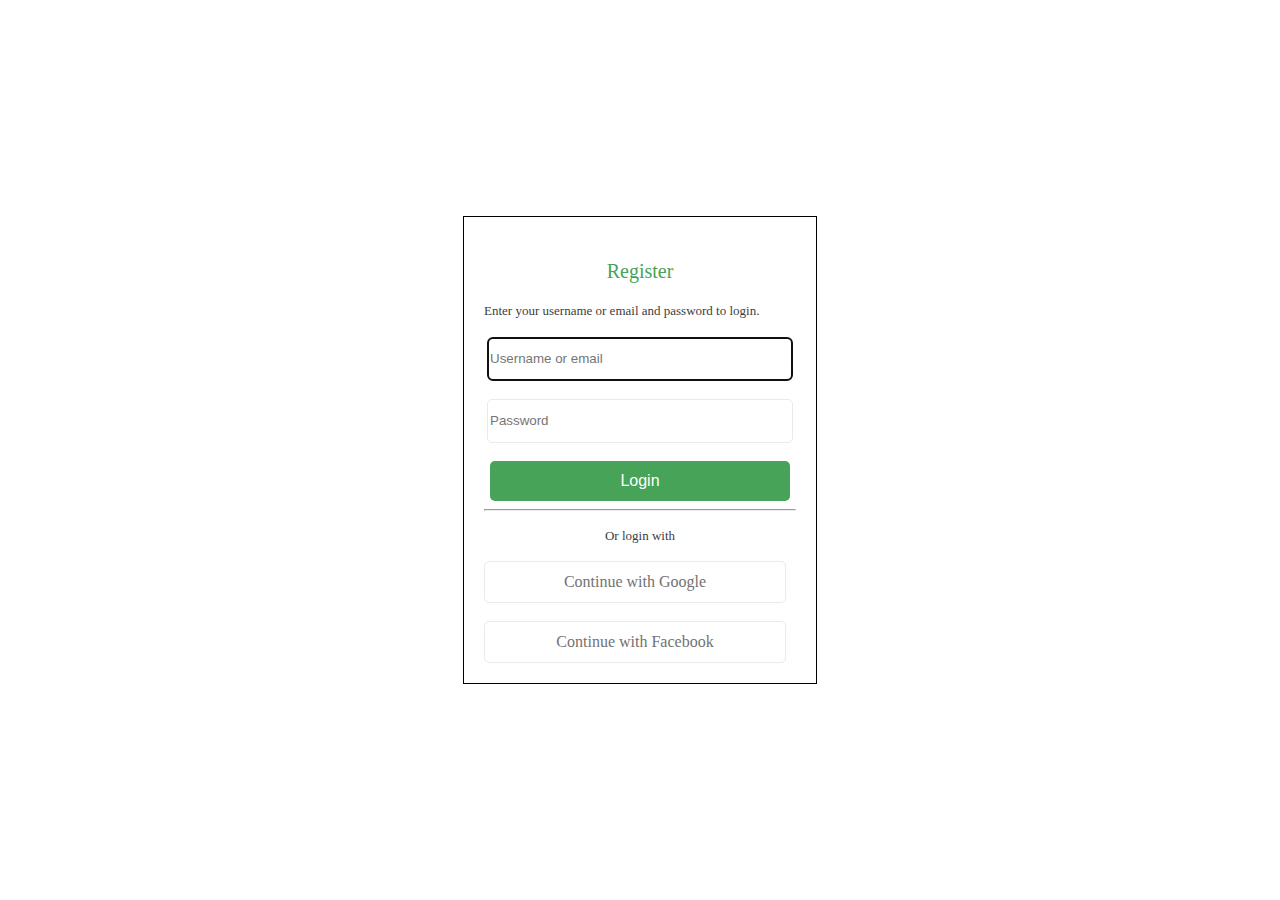
<file: login.html>
<!DOCTYPE html>
<html lang="en">
<head>
    <meta charset="UTF-8">
    <meta name="viewport" content="width=device-width, initial-scale=1.0">
    <title>Login</title>
    <link rel="stylesheet" href="./styles/style-login.css">
</head>
<body>
    <div class="container">
        <h2>
            <a href="register.html" class="link-register link-login" >Register</a>
        </h2>
        <h4 class="login">
            Enter your username or email and password to login.
        </h4>
        <form action="https://fom.in.ua/echo">
            <input type="text" name="login" placeholder="Username or email" required autofocus>
            <br>
            <br>
            <input type="password" name="password" placeholder="Password" required>
            <br>
            <br>
            <button class="my-button">
                Login
            </button>
        </form>
        <hr>
        <h4 class="login login2">
            Or login with
        </h4>
        <a href="https://www.google.com" class="social-button">Continue with Google</a>
        <br>
        <br>
        <a href="https://www.facebook.com" class="social-button">Continue with Facebook</a>
    </div>
</body>
</html>
</file>
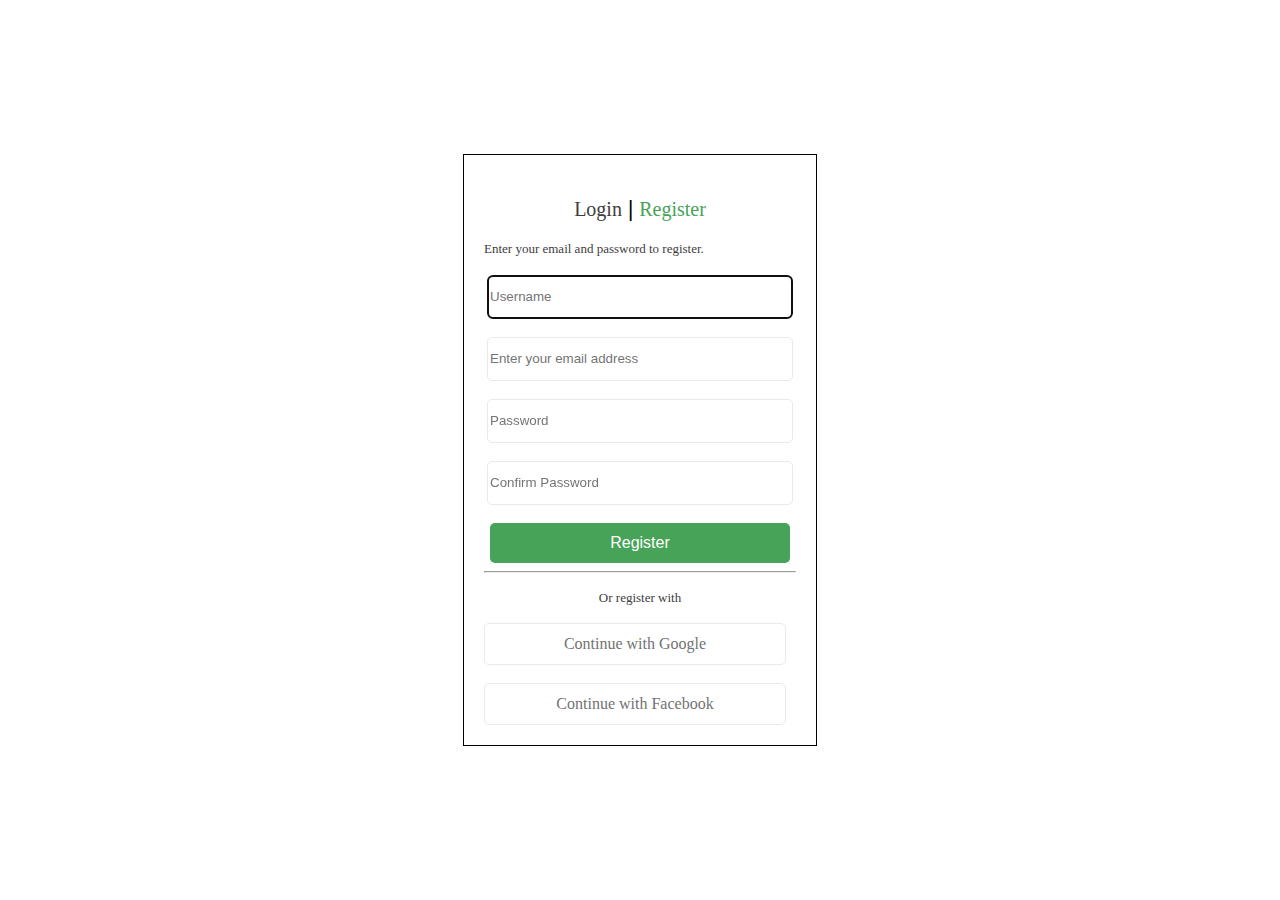
<file: register.html>
<!DOCTYPE html>
<html lang="en">
<head>
    <meta charset="UTF-8">
    <meta name="viewport" content="width=device-width, initial-scale=1.0">
    <title>Register</title>
    <link rel="stylesheet" href="./styles/style-login.css">
</head>
<body>
    <div class="container">
        <h2>
            <a href="login.html" class="link-login">Login</a> | 
            <a href="register.html" class="link-register link-login">Register</a>
        </h2>
        <h4 class="login">
            Enter your email and password to register.
        </h4>
        <form action="https://fom.in.ua/echo">
            <input type="text" name="username" placeholder="Username" required autofocus>
            <br>
            <br>
            <input type="email" name="email" placeholder="Enter your email address" required>
            <br>
            <br>
            <input type="password" name="password" placeholder="Password" required>
            <br>
            <br>
            <input type="password" name="confirmpassword" placeholder="Confirm Password" required>
            <br>
            <br>
            <button class="my-button">
                Register
            </button>
        </form>
        <hr>
        <h4 class="login login2">
            Or register with
        </h4>
        <a href="https://www.google.com" class="social-button">Continue with Google</a>
        <br>
        <br>
        <a href="https://www.facebook.com" class="social-button">Continue with Facebook</a>
    </div>
</body>
</html>
</file>
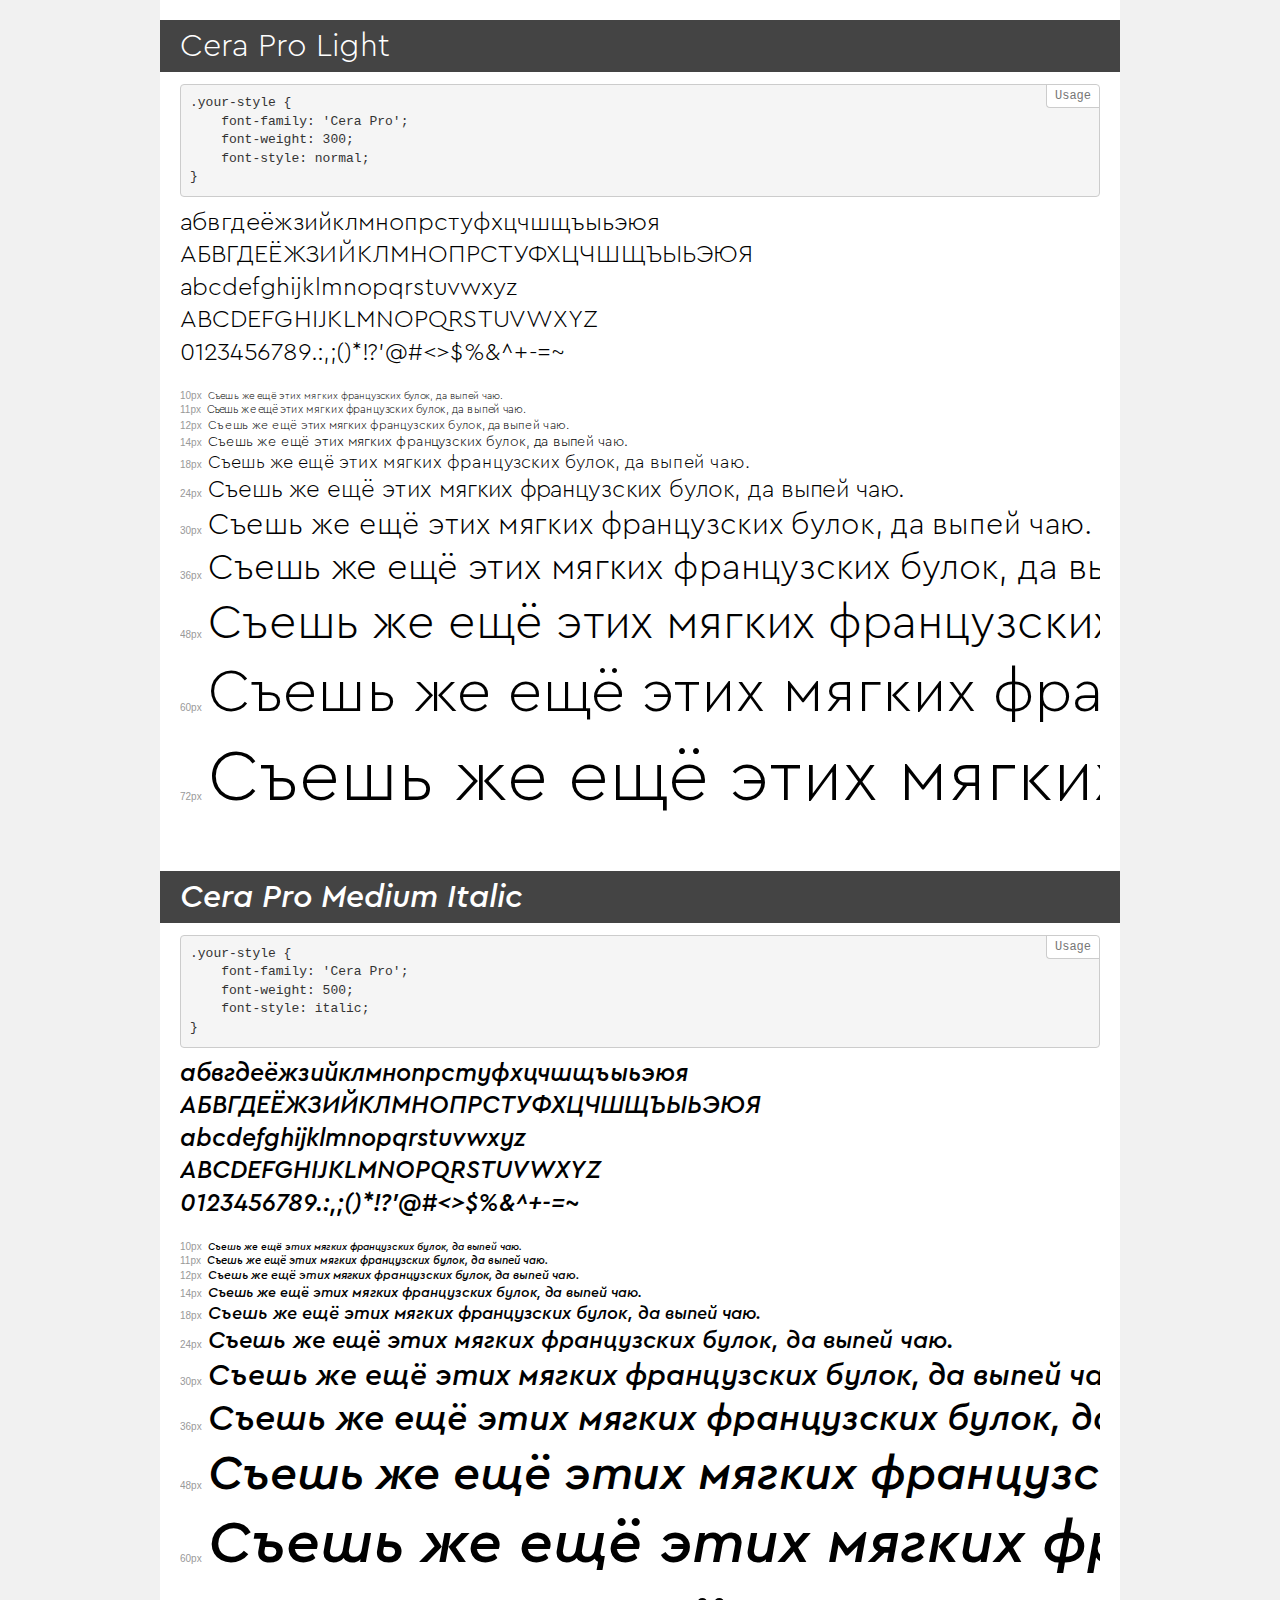
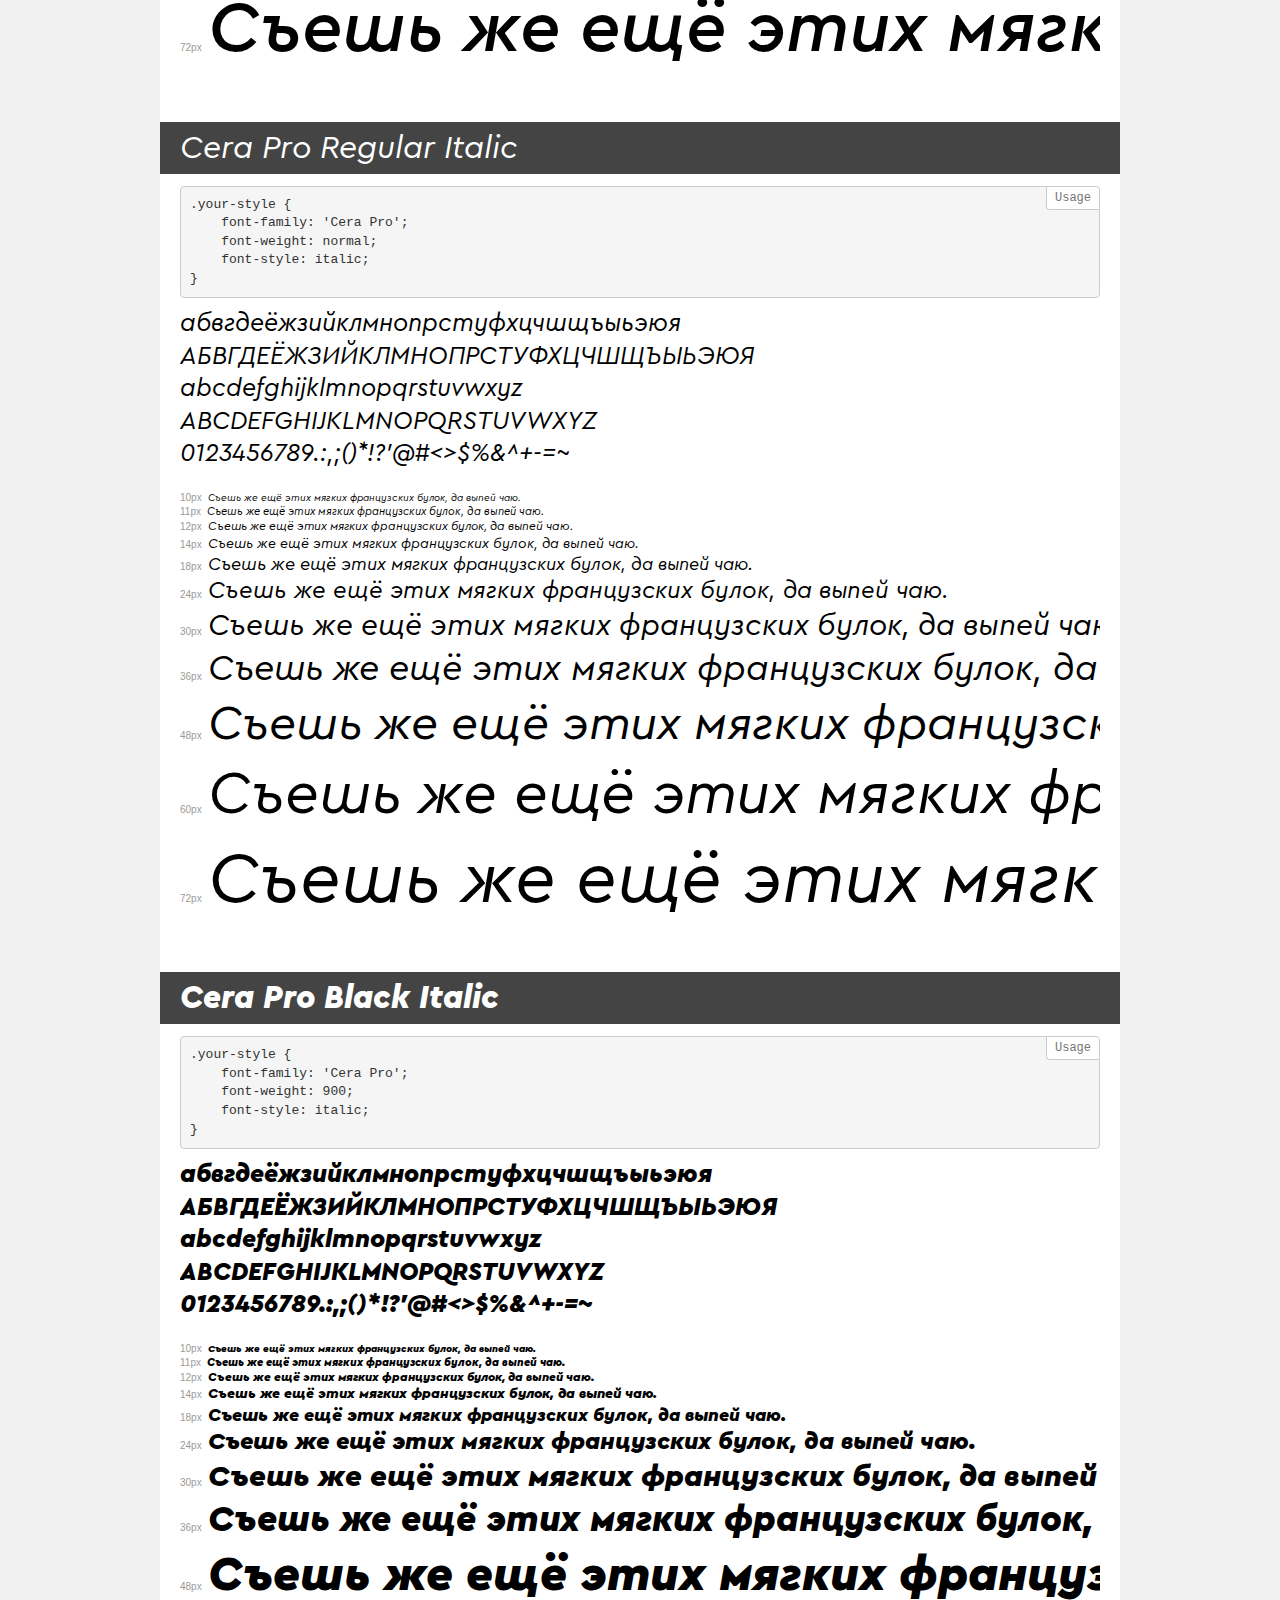
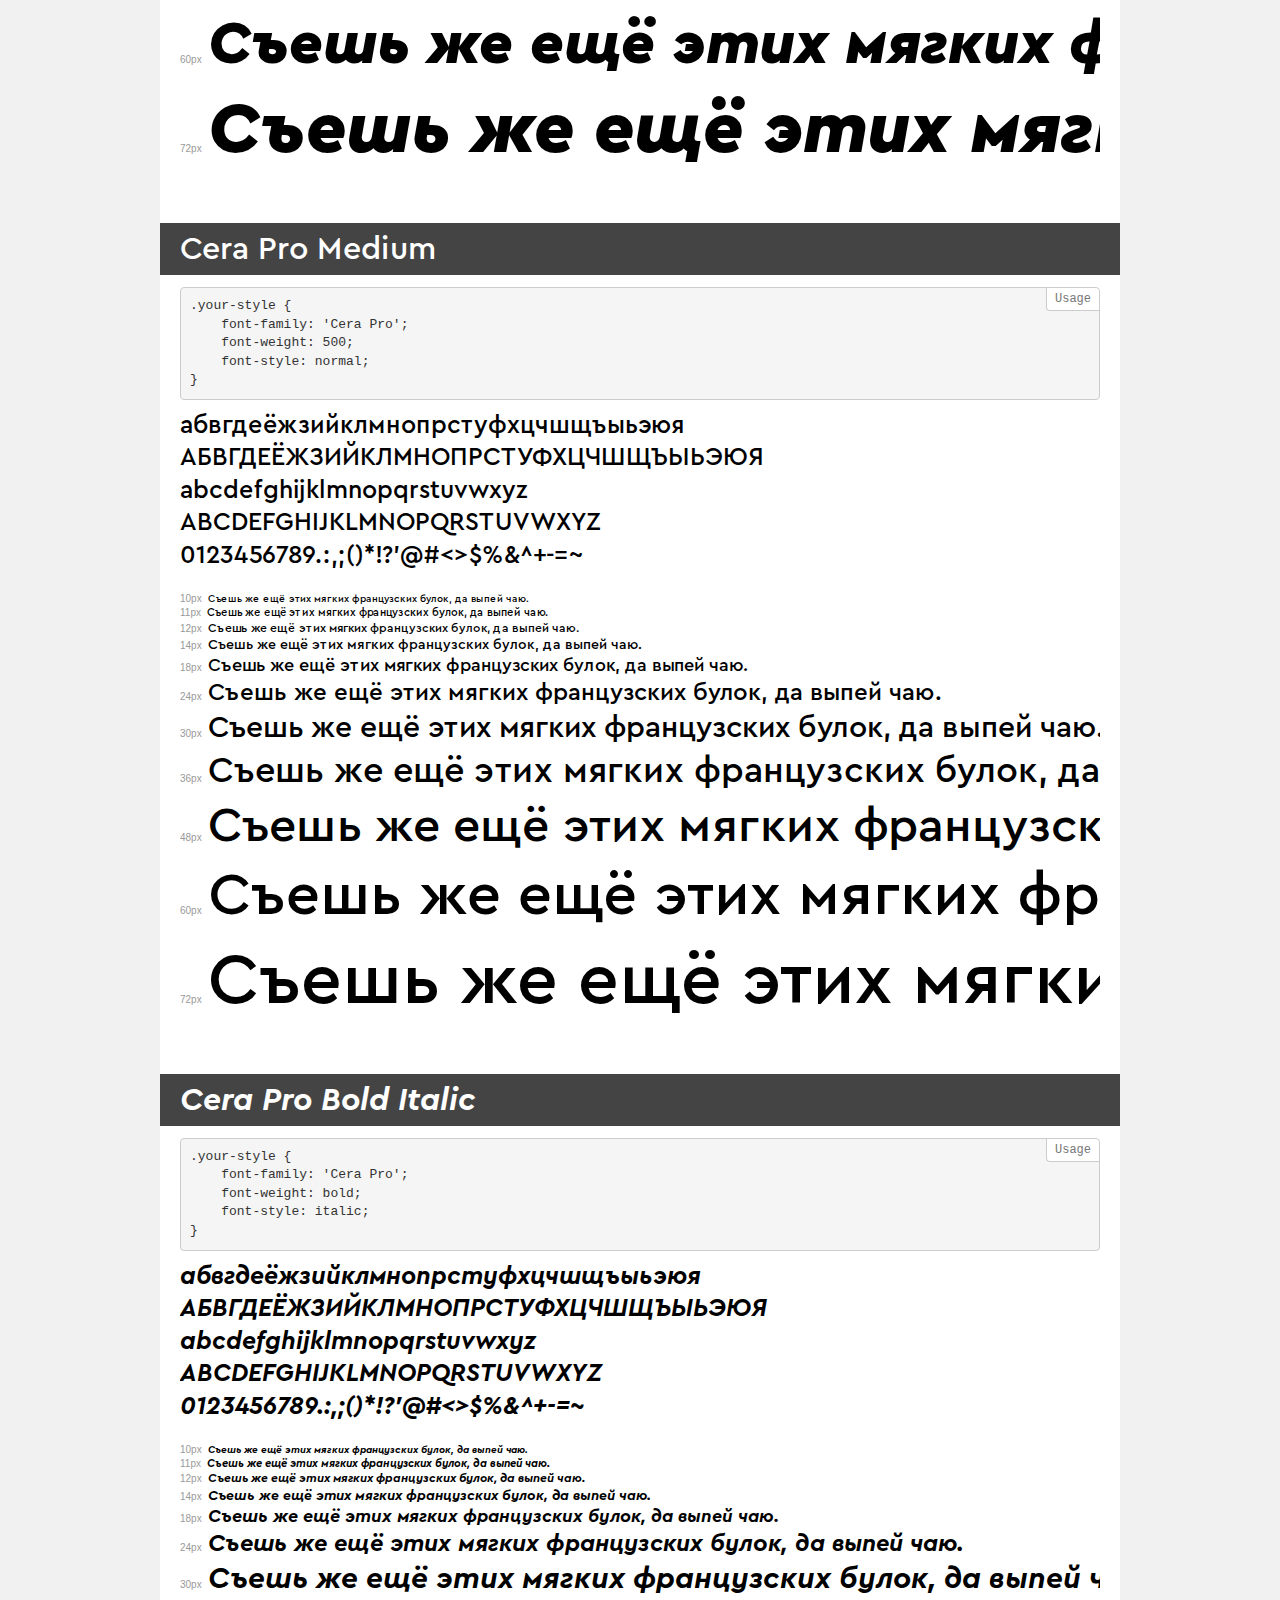
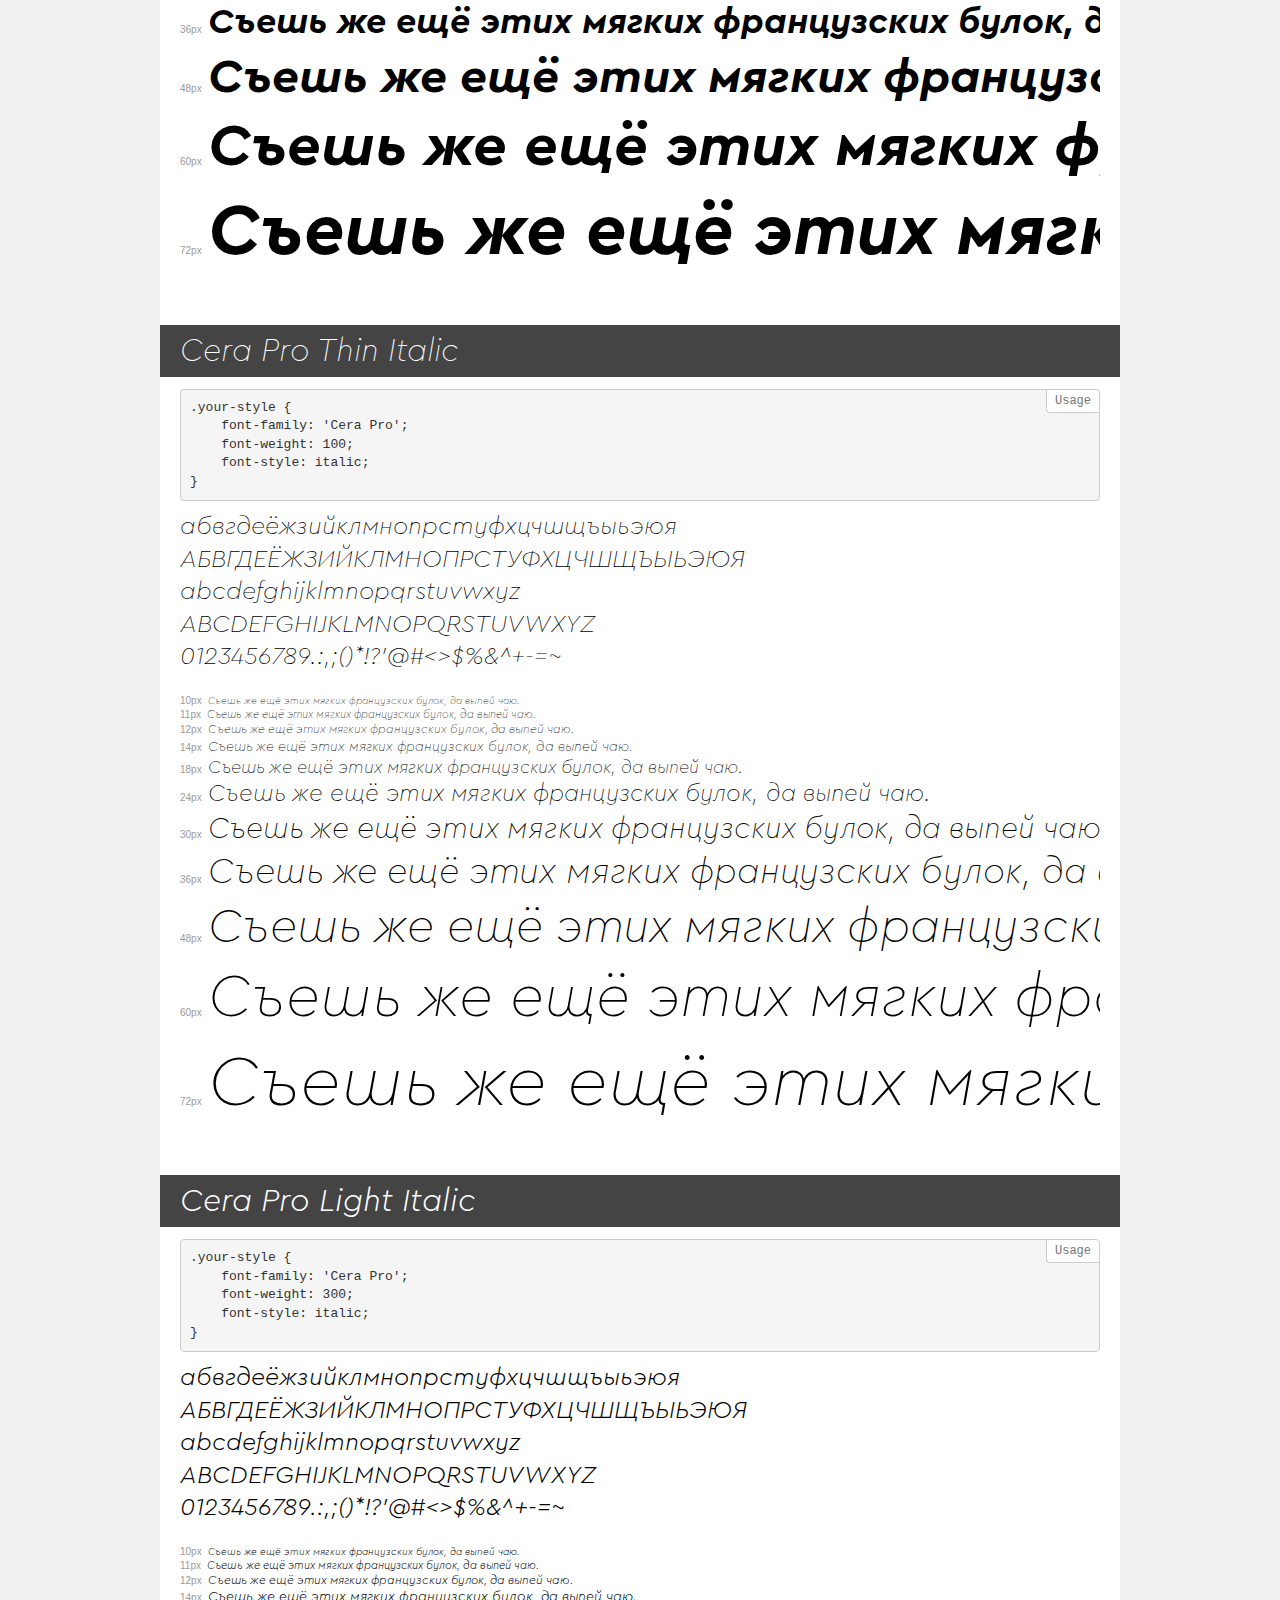
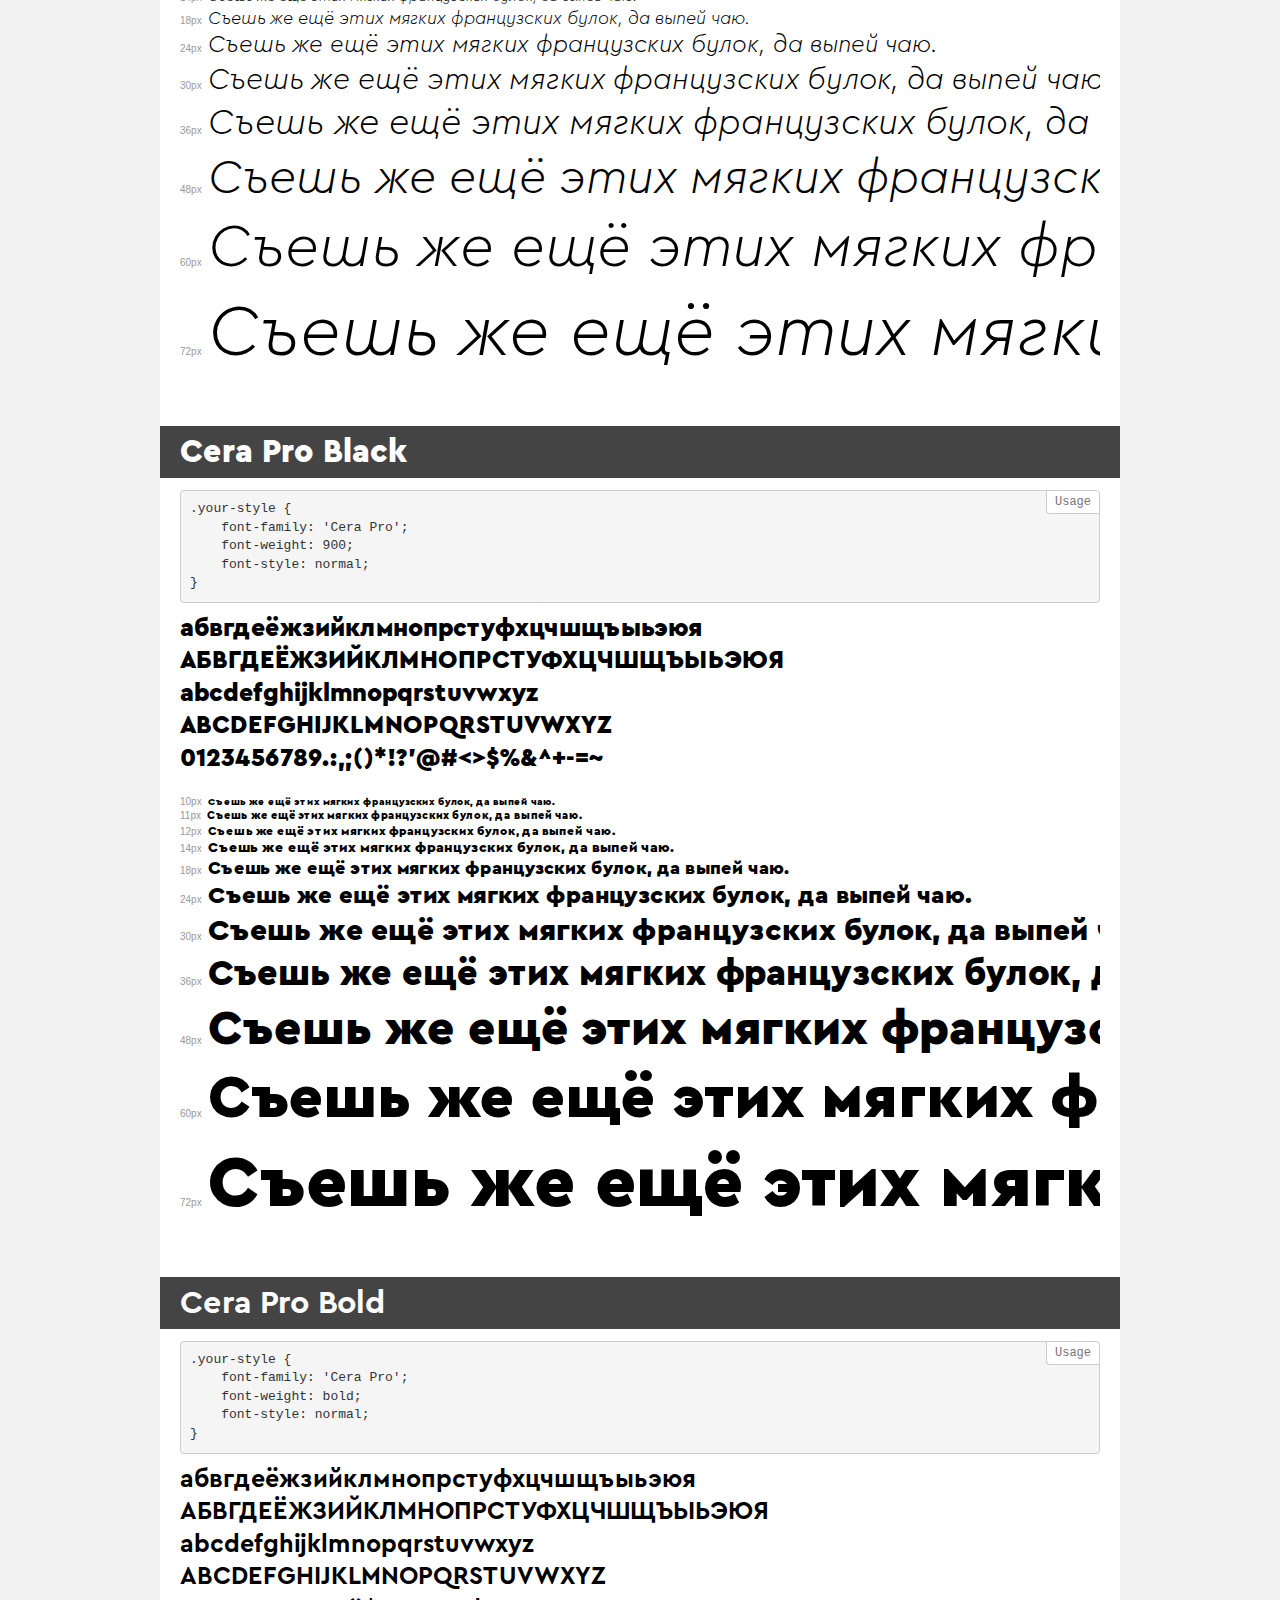
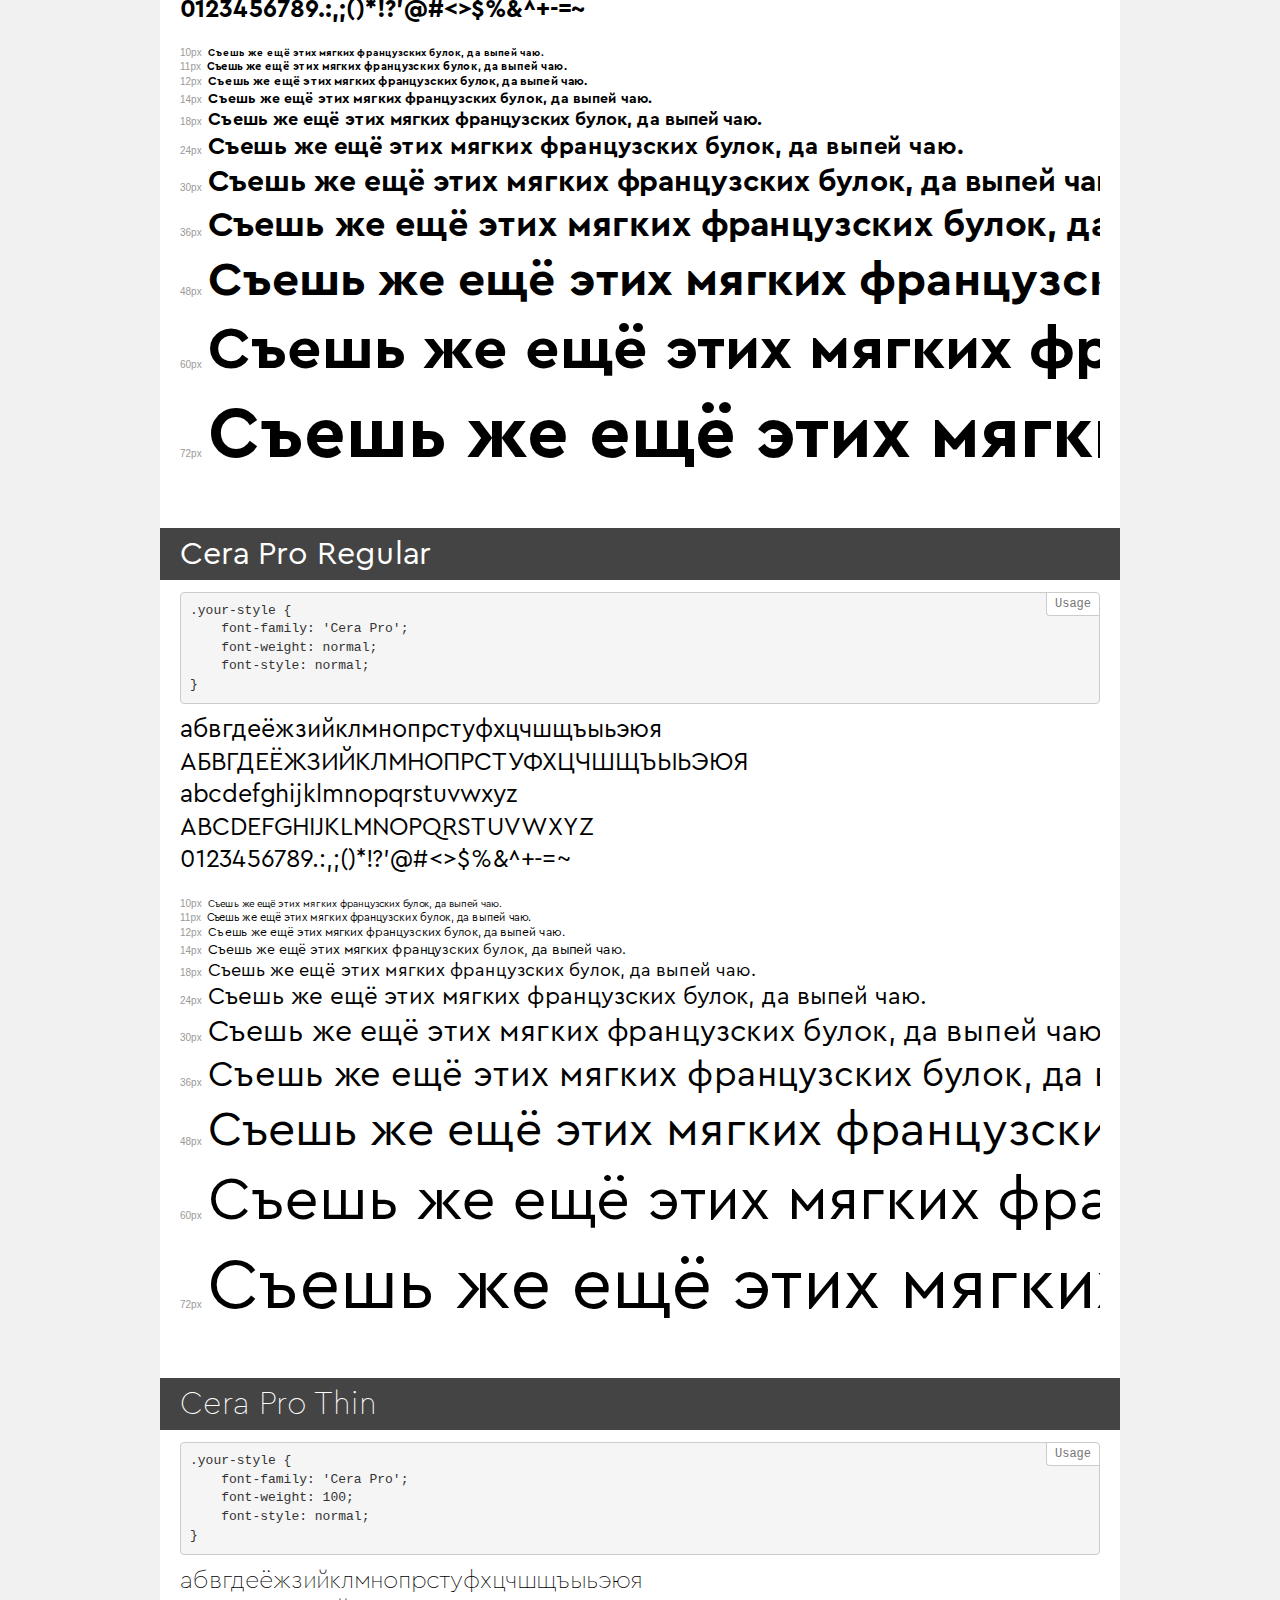
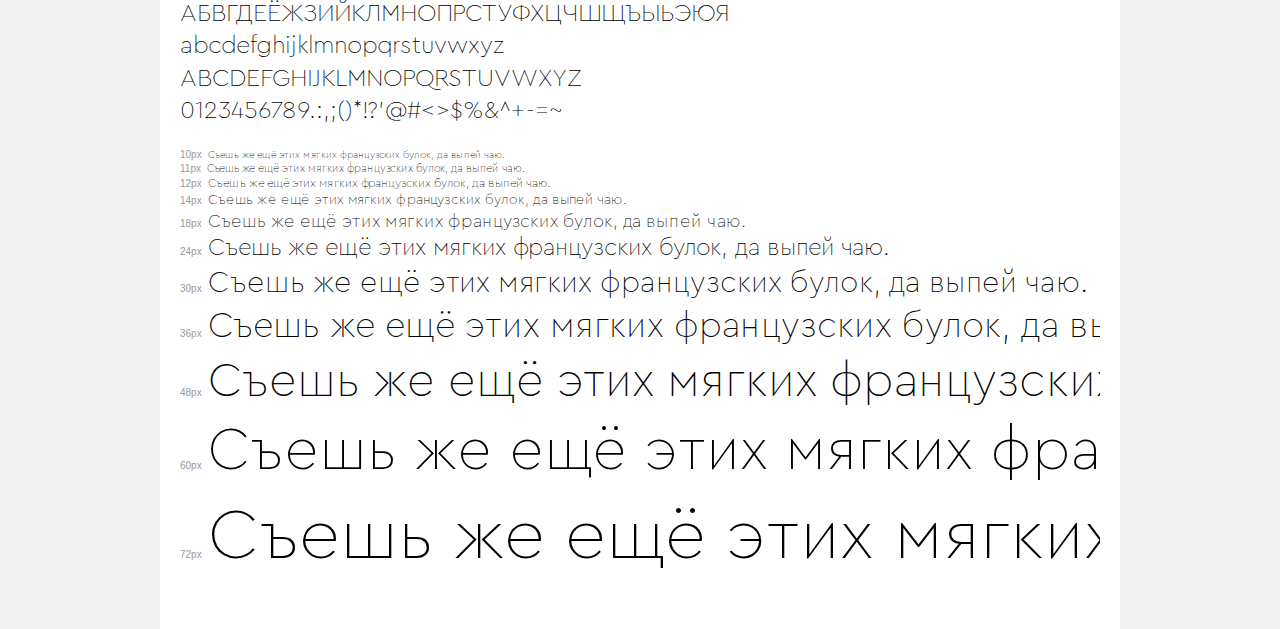
<file: font/demo.html>
<!DOCTYPE html>
<html>
<head>
    <meta charset="utf-8">
    <meta http-equiv="X-UA-Compatible" content="IE=edge">
    <meta name="viewport" content="width=device-width, initial-scale=1">
    <meta name="robots" content="noindex, noarchive">
    <meta name="format-detection" content="telephone=no">
    <title>Transfonter demo</title>
    <link href="stylesheet.css" rel="stylesheet">
    <style>
        /*
        http://meyerweb.com/eric/tools/css/reset/
        v2.0 | 20110126
        License: none (public domain)
        */
        html, body, div, span, applet, object, iframe,
        h1, h2, h3, h4, h5, h6, p, blockquote, pre,
        a, abbr, acronym, address, big, cite, code,
        del, dfn, em, img, ins, kbd, q, s, samp,
        small, strike, strong, sub, sup, tt, var,
        b, u, i, center,
        dl, dt, dd, ol, ul, li,
        fieldset, form, label, legend,
        table, caption, tbody, tfoot, thead, tr, th, td,
        article, aside, canvas, details, embed,
        figure, figcaption, footer, header, hgroup,
        menu, nav, output, ruby, section, summary,
        time, mark, audio, video {
            margin: 0;
            padding: 0;
            border: 0;
            font-size: 100%;
            font: inherit;
            vertical-align: baseline;
        }
        /* HTML5 display-role reset for older browsers */
        article, aside, details, figcaption, figure,
        footer, header, hgroup, menu, nav, section {
            display: block;
        }
        body {
            line-height: 1;
        }
        ol, ul {
            list-style: none;
        }
        blockquote, q {
            quotes: none;
        }
        blockquote:before, blockquote:after,
        q:before, q:after {
            content: '';
            content: none;
        }
        table {
            border-collapse: collapse;
            border-spacing: 0;
        }
        /* common styles */
        body {
            background: #f1f1f1;
            color: #000;
        }
        .page {
            background: #fff;
            width: 920px;
            margin: 0 auto;
            padding: 20px 20px 0 20px;
            overflow: hidden;
        }
        .font-container {
            overflow-x: auto;
            overflow-y: hidden;
            margin-bottom: 40px;
            line-height: 1.3;
            white-space: nowrap;
            padding-bottom: 5px;
        }
        h1 {
            position: relative;
            background: #444;
            font-size: 32px;
            color: #fff;
            padding: 10px 20px;
            margin: 0 -20px 12px -20px;
        }
        .letters {
            font-size: 25px;
            margin-bottom: 20px;
        }
        .s10:before {
            content: '10px';
        }
        .s11:before {
            content: '11px';
        }
        .s12:before {
            content: '12px';
        }
        .s14:before {
            content: '14px';
        }
        .s18:before {
            content: '18px';
        }
        .s24:before {
            content: '24px';
        }
        .s30:before {
            content: '30px';
        }
        .s36:before {
            content: '36px';
        }
        .s48:before {
            content: '48px';
        }
        .s60:before {
            content: '60px';
        }
        .s72:before {
            content: '72px';
        }
        .s10:before, .s11:before, .s12:before, .s14:before,
        .s18:before, .s24:before, .s30:before, .s36:before,
        .s48:before, .s60:before, .s72:before {
            font-family: Arial, sans-serif;
            font-size: 10px;
            font-weight: normal;
            font-style: normal;
            color: #999;
            padding-right: 6px;
        }
        pre {
            display: block;
            position: relative;
            padding: 9px;
            margin: 0 0 10px;
            font-family: Monaco, Menlo, Consolas, "Courier New", monospace !important;
            font-size: 13px;
            line-height: 1.428571429;
            color: #333;
            font-weight: normal !important;
            font-style: normal !important;
            background-color: #f5f5f5;
            border: 1px solid #ccc;
            overflow-x: auto;
            border-radius: 4px;
        }
        pre:after {
            display: block;
            position: absolute;
            right: 0;
            top: 0;
            content: 'Usage';
            line-height: 1;
            padding: 5px 8px;
            font-size: 12px;
            color: #767676;
            background-color: #fff;
            border: 1px solid #ccc;
            border-right: none;
            border-top: none;
            border-radius: 0 4px 0 4px;
            z-index: 10;
        }
        /* responsive */
        @media (max-width: 959px) {
            .page {
                width: auto;
                margin: 0;
            }
        }
    </style>
</head>
<body>
<div class="page">
    <div class="demo" style="font-family: 'Cera Pro'; font-weight: 300; font-style: normal;">
        <h1>Cera Pro Light</h1>
        <pre>.your-style {
    font-family: 'Cera Pro';
    font-weight: 300;
    font-style: normal;
}</pre>
        <div class="font-container">
            <p class="letters">
                абвгдеёжзийклмнопрстуфхцчшщъыьэюя<br>
АБВГДЕЁЖЗИЙКЛМНОПРСТУФХЦЧШЩЪЫЬЭЮЯ<br>
abcdefghijklmnopqrstuvwxyz<br>
ABCDEFGHIJKLMNOPQRSTUVWXYZ<br>
                0123456789.:,;()*!?'@#<>$%&^+-=~
            </p>
            <p class="s10" style="font-size: 10px;">Съешь же ещё этих мягких французских булок, да выпей чаю.</p>
            <p class="s11" style="font-size: 11px;">Съешь же ещё этих мягких французских булок, да выпей чаю.</p>
            <p class="s12" style="font-size: 12px;">Съешь же ещё этих мягких французских булок, да выпей чаю.</p>
            <p class="s14" style="font-size: 14px;">Съешь же ещё этих мягких французских булок, да выпей чаю.</p>
            <p class="s18" style="font-size: 18px;">Съешь же ещё этих мягких французских булок, да выпей чаю.</p>
            <p class="s24" style="font-size: 24px;">Съешь же ещё этих мягких французских булок, да выпей чаю.</p>
            <p class="s30" style="font-size: 30px;">Съешь же ещё этих мягких французских булок, да выпей чаю.</p>
            <p class="s36" style="font-size: 36px;">Съешь же ещё этих мягких французских булок, да выпей чаю.</p>
            <p class="s48" style="font-size: 48px;">Съешь же ещё этих мягких французских булок, да выпей чаю.</p>
            <p class="s60" style="font-size: 60px;">Съешь же ещё этих мягких французских булок, да выпей чаю.</p>
            <p class="s72" style="font-size: 72px;">Съешь же ещё этих мягких французских булок, да выпей чаю.</p>
        </div>
    </div>
    <div class="demo" style="font-family: 'Cera Pro'; font-weight: 500; font-style: italic;">
        <h1>Cera Pro Medium Italic</h1>
        <pre>.your-style {
    font-family: 'Cera Pro';
    font-weight: 500;
    font-style: italic;
}</pre>
        <div class="font-container">
            <p class="letters">
                абвгдеёжзийклмнопрстуфхцчшщъыьэюя<br>
АБВГДЕЁЖЗИЙКЛМНОПРСТУФХЦЧШЩЪЫЬЭЮЯ<br>
abcdefghijklmnopqrstuvwxyz<br>
ABCDEFGHIJKLMNOPQRSTUVWXYZ<br>
                0123456789.:,;()*!?'@#<>$%&^+-=~
            </p>
            <p class="s10" style="font-size: 10px;">Съешь же ещё этих мягких французских булок, да выпей чаю.</p>
            <p class="s11" style="font-size: 11px;">Съешь же ещё этих мягких французских булок, да выпей чаю.</p>
            <p class="s12" style="font-size: 12px;">Съешь же ещё этих мягких французских булок, да выпей чаю.</p>
            <p class="s14" style="font-size: 14px;">Съешь же ещё этих мягких французских булок, да выпей чаю.</p>
            <p class="s18" style="font-size: 18px;">Съешь же ещё этих мягких французских булок, да выпей чаю.</p>
            <p class="s24" style="font-size: 24px;">Съешь же ещё этих мягких французских булок, да выпей чаю.</p>
            <p class="s30" style="font-size: 30px;">Съешь же ещё этих мягких французских булок, да выпей чаю.</p>
            <p class="s36" style="font-size: 36px;">Съешь же ещё этих мягких французских булок, да выпей чаю.</p>
            <p class="s48" style="font-size: 48px;">Съешь же ещё этих мягких французских булок, да выпей чаю.</p>
            <p class="s60" style="font-size: 60px;">Съешь же ещё этих мягких французских булок, да выпей чаю.</p>
            <p class="s72" style="font-size: 72px;">Съешь же ещё этих мягких французских булок, да выпей чаю.</p>
        </div>
    </div>
    <div class="demo" style="font-family: 'Cera Pro'; font-weight: normal; font-style: italic;">
        <h1>Cera Pro Regular Italic</h1>
        <pre>.your-style {
    font-family: 'Cera Pro';
    font-weight: normal;
    font-style: italic;
}</pre>
        <div class="font-container">
            <p class="letters">
                абвгдеёжзийклмнопрстуфхцчшщъыьэюя<br>
АБВГДЕЁЖЗИЙКЛМНОПРСТУФХЦЧШЩЪЫЬЭЮЯ<br>
abcdefghijklmnopqrstuvwxyz<br>
ABCDEFGHIJKLMNOPQRSTUVWXYZ<br>
                0123456789.:,;()*!?'@#<>$%&^+-=~
            </p>
            <p class="s10" style="font-size: 10px;">Съешь же ещё этих мягких французских булок, да выпей чаю.</p>
            <p class="s11" style="font-size: 11px;">Съешь же ещё этих мягких французских булок, да выпей чаю.</p>
            <p class="s12" style="font-size: 12px;">Съешь же ещё этих мягких французских булок, да выпей чаю.</p>
            <p class="s14" style="font-size: 14px;">Съешь же ещё этих мягких французских булок, да выпей чаю.</p>
            <p class="s18" style="font-size: 18px;">Съешь же ещё этих мягких французских булок, да выпей чаю.</p>
            <p class="s24" style="font-size: 24px;">Съешь же ещё этих мягких французских булок, да выпей чаю.</p>
            <p class="s30" style="font-size: 30px;">Съешь же ещё этих мягких французских булок, да выпей чаю.</p>
            <p class="s36" style="font-size: 36px;">Съешь же ещё этих мягких французских булок, да выпей чаю.</p>
            <p class="s48" style="font-size: 48px;">Съешь же ещё этих мягких французских булок, да выпей чаю.</p>
            <p class="s60" style="font-size: 60px;">Съешь же ещё этих мягких французских булок, да выпей чаю.</p>
            <p class="s72" style="font-size: 72px;">Съешь же ещё этих мягких французских булок, да выпей чаю.</p>
        </div>
    </div>
    <div class="demo" style="font-family: 'Cera Pro'; font-weight: 900; font-style: italic;">
        <h1>Cera Pro Black Italic</h1>
        <pre>.your-style {
    font-family: 'Cera Pro';
    font-weight: 900;
    font-style: italic;
}</pre>
        <div class="font-container">
            <p class="letters">
                абвгдеёжзийклмнопрстуфхцчшщъыьэюя<br>
АБВГДЕЁЖЗИЙКЛМНОПРСТУФХЦЧШЩЪЫЬЭЮЯ<br>
abcdefghijklmnopqrstuvwxyz<br>
ABCDEFGHIJKLMNOPQRSTUVWXYZ<br>
                0123456789.:,;()*!?'@#<>$%&^+-=~
            </p>
            <p class="s10" style="font-size: 10px;">Съешь же ещё этих мягких французских булок, да выпей чаю.</p>
            <p class="s11" style="font-size: 11px;">Съешь же ещё этих мягких французских булок, да выпей чаю.</p>
            <p class="s12" style="font-size: 12px;">Съешь же ещё этих мягких французских булок, да выпей чаю.</p>
            <p class="s14" style="font-size: 14px;">Съешь же ещё этих мягких французских булок, да выпей чаю.</p>
            <p class="s18" style="font-size: 18px;">Съешь же ещё этих мягких французских булок, да выпей чаю.</p>
            <p class="s24" style="font-size: 24px;">Съешь же ещё этих мягких французских булок, да выпей чаю.</p>
            <p class="s30" style="font-size: 30px;">Съешь же ещё этих мягких французских булок, да выпей чаю.</p>
            <p class="s36" style="font-size: 36px;">Съешь же ещё этих мягких французских булок, да выпей чаю.</p>
            <p class="s48" style="font-size: 48px;">Съешь же ещё этих мягких французских булок, да выпей чаю.</p>
            <p class="s60" style="font-size: 60px;">Съешь же ещё этих мягких французских булок, да выпей чаю.</p>
            <p class="s72" style="font-size: 72px;">Съешь же ещё этих мягких французских булок, да выпей чаю.</p>
        </div>
    </div>
    <div class="demo" style="font-family: 'Cera Pro'; font-weight: 500; font-style: normal;">
        <h1>Cera Pro Medium</h1>
        <pre>.your-style {
    font-family: 'Cera Pro';
    font-weight: 500;
    font-style: normal;
}</pre>
        <div class="font-container">
            <p class="letters">
                абвгдеёжзийклмнопрстуфхцчшщъыьэюя<br>
АБВГДЕЁЖЗИЙКЛМНОПРСТУФХЦЧШЩЪЫЬЭЮЯ<br>
abcdefghijklmnopqrstuvwxyz<br>
ABCDEFGHIJKLMNOPQRSTUVWXYZ<br>
                0123456789.:,;()*!?'@#<>$%&^+-=~
            </p>
            <p class="s10" style="font-size: 10px;">Съешь же ещё этих мягких французских булок, да выпей чаю.</p>
            <p class="s11" style="font-size: 11px;">Съешь же ещё этих мягких французских булок, да выпей чаю.</p>
            <p class="s12" style="font-size: 12px;">Съешь же ещё этих мягких французских булок, да выпей чаю.</p>
            <p class="s14" style="font-size: 14px;">Съешь же ещё этих мягких французских булок, да выпей чаю.</p>
            <p class="s18" style="font-size: 18px;">Съешь же ещё этих мягких французских булок, да выпей чаю.</p>
            <p class="s24" style="font-size: 24px;">Съешь же ещё этих мягких французских булок, да выпей чаю.</p>
            <p class="s30" style="font-size: 30px;">Съешь же ещё этих мягких французских булок, да выпей чаю.</p>
            <p class="s36" style="font-size: 36px;">Съешь же ещё этих мягких французских булок, да выпей чаю.</p>
            <p class="s48" style="font-size: 48px;">Съешь же ещё этих мягких французских булок, да выпей чаю.</p>
            <p class="s60" style="font-size: 60px;">Съешь же ещё этих мягких французских булок, да выпей чаю.</p>
            <p class="s72" style="font-size: 72px;">Съешь же ещё этих мягких французских булок, да выпей чаю.</p>
        </div>
    </div>
    <div class="demo" style="font-family: 'Cera Pro'; font-weight: bold; font-style: italic;">
        <h1>Cera Pro Bold Italic</h1>
        <pre>.your-style {
    font-family: 'Cera Pro';
    font-weight: bold;
    font-style: italic;
}</pre>
        <div class="font-container">
            <p class="letters">
                абвгдеёжзийклмнопрстуфхцчшщъыьэюя<br>
АБВГДЕЁЖЗИЙКЛМНОПРСТУФХЦЧШЩЪЫЬЭЮЯ<br>
abcdefghijklmnopqrstuvwxyz<br>
ABCDEFGHIJKLMNOPQRSTUVWXYZ<br>
                0123456789.:,;()*!?'@#<>$%&^+-=~
            </p>
            <p class="s10" style="font-size: 10px;">Съешь же ещё этих мягких французских булок, да выпей чаю.</p>
            <p class="s11" style="font-size: 11px;">Съешь же ещё этих мягких французских булок, да выпей чаю.</p>
            <p class="s12" style="font-size: 12px;">Съешь же ещё этих мягких французских булок, да выпей чаю.</p>
            <p class="s14" style="font-size: 14px;">Съешь же ещё этих мягких французских булок, да выпей чаю.</p>
            <p class="s18" style="font-size: 18px;">Съешь же ещё этих мягких французских булок, да выпей чаю.</p>
            <p class="s24" style="font-size: 24px;">Съешь же ещё этих мягких французских булок, да выпей чаю.</p>
            <p class="s30" style="font-size: 30px;">Съешь же ещё этих мягких французских булок, да выпей чаю.</p>
            <p class="s36" style="font-size: 36px;">Съешь же ещё этих мягких французских булок, да выпей чаю.</p>
            <p class="s48" style="font-size: 48px;">Съешь же ещё этих мягких французских булок, да выпей чаю.</p>
            <p class="s60" style="font-size: 60px;">Съешь же ещё этих мягких французских булок, да выпей чаю.</p>
            <p class="s72" style="font-size: 72px;">Съешь же ещё этих мягких французских булок, да выпей чаю.</p>
        </div>
    </div>
    <div class="demo" style="font-family: 'Cera Pro'; font-weight: 100; font-style: italic;">
        <h1>Cera Pro Thin Italic</h1>
        <pre>.your-style {
    font-family: 'Cera Pro';
    font-weight: 100;
    font-style: italic;
}</pre>
        <div class="font-container">
            <p class="letters">
                абвгдеёжзийклмнопрстуфхцчшщъыьэюя<br>
АБВГДЕЁЖЗИЙКЛМНОПРСТУФХЦЧШЩЪЫЬЭЮЯ<br>
abcdefghijklmnopqrstuvwxyz<br>
ABCDEFGHIJKLMNOPQRSTUVWXYZ<br>
                0123456789.:,;()*!?'@#<>$%&^+-=~
            </p>
            <p class="s10" style="font-size: 10px;">Съешь же ещё этих мягких французских булок, да выпей чаю.</p>
            <p class="s11" style="font-size: 11px;">Съешь же ещё этих мягких французских булок, да выпей чаю.</p>
            <p class="s12" style="font-size: 12px;">Съешь же ещё этих мягких французских булок, да выпей чаю.</p>
            <p class="s14" style="font-size: 14px;">Съешь же ещё этих мягких французских булок, да выпей чаю.</p>
            <p class="s18" style="font-size: 18px;">Съешь же ещё этих мягких французских булок, да выпей чаю.</p>
            <p class="s24" style="font-size: 24px;">Съешь же ещё этих мягких французских булок, да выпей чаю.</p>
            <p class="s30" style="font-size: 30px;">Съешь же ещё этих мягких французских булок, да выпей чаю.</p>
            <p class="s36" style="font-size: 36px;">Съешь же ещё этих мягких французских булок, да выпей чаю.</p>
            <p class="s48" style="font-size: 48px;">Съешь же ещё этих мягких французских булок, да выпей чаю.</p>
            <p class="s60" style="font-size: 60px;">Съешь же ещё этих мягких французских булок, да выпей чаю.</p>
            <p class="s72" style="font-size: 72px;">Съешь же ещё этих мягких французских булок, да выпей чаю.</p>
        </div>
    </div>
    <div class="demo" style="font-family: 'Cera Pro'; font-weight: 300; font-style: italic;">
        <h1>Cera Pro Light Italic</h1>
        <pre>.your-style {
    font-family: 'Cera Pro';
    font-weight: 300;
    font-style: italic;
}</pre>
        <div class="font-container">
            <p class="letters">
                абвгдеёжзийклмнопрстуфхцчшщъыьэюя<br>
АБВГДЕЁЖЗИЙКЛМНОПРСТУФХЦЧШЩЪЫЬЭЮЯ<br>
abcdefghijklmnopqrstuvwxyz<br>
ABCDEFGHIJKLMNOPQRSTUVWXYZ<br>
                0123456789.:,;()*!?'@#<>$%&^+-=~
            </p>
            <p class="s10" style="font-size: 10px;">Съешь же ещё этих мягких французских булок, да выпей чаю.</p>
            <p class="s11" style="font-size: 11px;">Съешь же ещё этих мягких французских булок, да выпей чаю.</p>
            <p class="s12" style="font-size: 12px;">Съешь же ещё этих мягких французских булок, да выпей чаю.</p>
            <p class="s14" style="font-size: 14px;">Съешь же ещё этих мягких французских булок, да выпей чаю.</p>
            <p class="s18" style="font-size: 18px;">Съешь же ещё этих мягких французских булок, да выпей чаю.</p>
            <p class="s24" style="font-size: 24px;">Съешь же ещё этих мягких французских булок, да выпей чаю.</p>
            <p class="s30" style="font-size: 30px;">Съешь же ещё этих мягких французских булок, да выпей чаю.</p>
            <p class="s36" style="font-size: 36px;">Съешь же ещё этих мягких французских булок, да выпей чаю.</p>
            <p class="s48" style="font-size: 48px;">Съешь же ещё этих мягких французских булок, да выпей чаю.</p>
            <p class="s60" style="font-size: 60px;">Съешь же ещё этих мягких французских булок, да выпей чаю.</p>
            <p class="s72" style="font-size: 72px;">Съешь же ещё этих мягких французских булок, да выпей чаю.</p>
        </div>
    </div>
    <div class="demo" style="font-family: 'Cera Pro'; font-weight: 900; font-style: normal;">
        <h1>Cera Pro Black</h1>
        <pre>.your-style {
    font-family: 'Cera Pro';
    font-weight: 900;
    font-style: normal;
}</pre>
        <div class="font-container">
            <p class="letters">
                абвгдеёжзийклмнопрстуфхцчшщъыьэюя<br>
АБВГДЕЁЖЗИЙКЛМНОПРСТУФХЦЧШЩЪЫЬЭЮЯ<br>
abcdefghijklmnopqrstuvwxyz<br>
ABCDEFGHIJKLMNOPQRSTUVWXYZ<br>
                0123456789.:,;()*!?'@#<>$%&^+-=~
            </p>
            <p class="s10" style="font-size: 10px;">Съешь же ещё этих мягких французских булок, да выпей чаю.</p>
            <p class="s11" style="font-size: 11px;">Съешь же ещё этих мягких французских булок, да выпей чаю.</p>
            <p class="s12" style="font-size: 12px;">Съешь же ещё этих мягких французских булок, да выпей чаю.</p>
            <p class="s14" style="font-size: 14px;">Съешь же ещё этих мягких французских булок, да выпей чаю.</p>
            <p class="s18" style="font-size: 18px;">Съешь же ещё этих мягких французских булок, да выпей чаю.</p>
            <p class="s24" style="font-size: 24px;">Съешь же ещё этих мягких французских булок, да выпей чаю.</p>
            <p class="s30" style="font-size: 30px;">Съешь же ещё этих мягких французских булок, да выпей чаю.</p>
            <p class="s36" style="font-size: 36px;">Съешь же ещё этих мягких французских булок, да выпей чаю.</p>
            <p class="s48" style="font-size: 48px;">Съешь же ещё этих мягких французских булок, да выпей чаю.</p>
            <p class="s60" style="font-size: 60px;">Съешь же ещё этих мягких французских булок, да выпей чаю.</p>
            <p class="s72" style="font-size: 72px;">Съешь же ещё этих мягких французских булок, да выпей чаю.</p>
        </div>
    </div>
    <div class="demo" style="font-family: 'Cera Pro'; font-weight: bold; font-style: normal;">
        <h1>Cera Pro Bold</h1>
        <pre>.your-style {
    font-family: 'Cera Pro';
    font-weight: bold;
    font-style: normal;
}</pre>
        <div class="font-container">
            <p class="letters">
                абвгдеёжзийклмнопрстуфхцчшщъыьэюя<br>
АБВГДЕЁЖЗИЙКЛМНОПРСТУФХЦЧШЩЪЫЬЭЮЯ<br>
abcdefghijklmnopqrstuvwxyz<br>
ABCDEFGHIJKLMNOPQRSTUVWXYZ<br>
                0123456789.:,;()*!?'@#<>$%&^+-=~
            </p>
            <p class="s10" style="font-size: 10px;">Съешь же ещё этих мягких французских булок, да выпей чаю.</p>
            <p class="s11" style="font-size: 11px;">Съешь же ещё этих мягких французских булок, да выпей чаю.</p>
            <p class="s12" style="font-size: 12px;">Съешь же ещё этих мягких французских булок, да выпей чаю.</p>
            <p class="s14" style="font-size: 14px;">Съешь же ещё этих мягких французских булок, да выпей чаю.</p>
            <p class="s18" style="font-size: 18px;">Съешь же ещё этих мягких французских булок, да выпей чаю.</p>
            <p class="s24" style="font-size: 24px;">Съешь же ещё этих мягких французских булок, да выпей чаю.</p>
            <p class="s30" style="font-size: 30px;">Съешь же ещё этих мягких французских булок, да выпей чаю.</p>
            <p class="s36" style="font-size: 36px;">Съешь же ещё этих мягких французских булок, да выпей чаю.</p>
            <p class="s48" style="font-size: 48px;">Съешь же ещё этих мягких французских булок, да выпей чаю.</p>
            <p class="s60" style="font-size: 60px;">Съешь же ещё этих мягких французских булок, да выпей чаю.</p>
            <p class="s72" style="font-size: 72px;">Съешь же ещё этих мягких французских булок, да выпей чаю.</p>
        </div>
    </div>
    <div class="demo" style="font-family: 'Cera Pro'; font-weight: normal; font-style: normal;">
        <h1>Cera Pro Regular</h1>
        <pre>.your-style {
    font-family: 'Cera Pro';
    font-weight: normal;
    font-style: normal;
}</pre>
        <div class="font-container">
            <p class="letters">
                абвгдеёжзийклмнопрстуфхцчшщъыьэюя<br>
АБВГДЕЁЖЗИЙКЛМНОПРСТУФХЦЧШЩЪЫЬЭЮЯ<br>
abcdefghijklmnopqrstuvwxyz<br>
ABCDEFGHIJKLMNOPQRSTUVWXYZ<br>
                0123456789.:,;()*!?'@#<>$%&^+-=~
            </p>
            <p class="s10" style="font-size: 10px;">Съешь же ещё этих мягких французских булок, да выпей чаю.</p>
            <p class="s11" style="font-size: 11px;">Съешь же ещё этих мягких французских булок, да выпей чаю.</p>
            <p class="s12" style="font-size: 12px;">Съешь же ещё этих мягких французских булок, да выпей чаю.</p>
            <p class="s14" style="font-size: 14px;">Съешь же ещё этих мягких французских булок, да выпей чаю.</p>
            <p class="s18" style="font-size: 18px;">Съешь же ещё этих мягких французских булок, да выпей чаю.</p>
            <p class="s24" style="font-size: 24px;">Съешь же ещё этих мягких французских булок, да выпей чаю.</p>
            <p class="s30" style="font-size: 30px;">Съешь же ещё этих мягких французских булок, да выпей чаю.</p>
            <p class="s36" style="font-size: 36px;">Съешь же ещё этих мягких французских булок, да выпей чаю.</p>
            <p class="s48" style="font-size: 48px;">Съешь же ещё этих мягких французских булок, да выпей чаю.</p>
            <p class="s60" style="font-size: 60px;">Съешь же ещё этих мягких французских булок, да выпей чаю.</p>
            <p class="s72" style="font-size: 72px;">Съешь же ещё этих мягких французских булок, да выпей чаю.</p>
        </div>
    </div>
    <div class="demo" style="font-family: 'Cera Pro'; font-weight: 100; font-style: normal;">
        <h1>Cera Pro Thin</h1>
        <pre>.your-style {
    font-family: 'Cera Pro';
    font-weight: 100;
    font-style: normal;
}</pre>
        <div class="font-container">
            <p class="letters">
                абвгдеёжзийклмнопрстуфхцчшщъыьэюя<br>
АБВГДЕЁЖЗИЙКЛМНОПРСТУФХЦЧШЩЪЫЬЭЮЯ<br>
abcdefghijklmnopqrstuvwxyz<br>
ABCDEFGHIJKLMNOPQRSTUVWXYZ<br>
                0123456789.:,;()*!?'@#<>$%&^+-=~
            </p>
            <p class="s10" style="font-size: 10px;">Съешь же ещё этих мягких французских булок, да выпей чаю.</p>
            <p class="s11" style="font-size: 11px;">Съешь же ещё этих мягких французских булок, да выпей чаю.</p>
            <p class="s12" style="font-size: 12px;">Съешь же ещё этих мягких французских булок, да выпей чаю.</p>
            <p class="s14" style="font-size: 14px;">Съешь же ещё этих мягких французских булок, да выпей чаю.</p>
            <p class="s18" style="font-size: 18px;">Съешь же ещё этих мягких французских булок, да выпей чаю.</p>
            <p class="s24" style="font-size: 24px;">Съешь же ещё этих мягких французских булок, да выпей чаю.</p>
            <p class="s30" style="font-size: 30px;">Съешь же ещё этих мягких французских булок, да выпей чаю.</p>
            <p class="s36" style="font-size: 36px;">Съешь же ещё этих мягких французских булок, да выпей чаю.</p>
            <p class="s48" style="font-size: 48px;">Съешь же ещё этих мягких французских булок, да выпей чаю.</p>
            <p class="s60" style="font-size: 60px;">Съешь же ещё этих мягких французских булок, да выпей чаю.</p>
            <p class="s72" style="font-size: 72px;">Съешь же ещё этих мягких французских булок, да выпей чаю.</p>
        </div>
    </div>
</div>
</body>
</html>
</file>
<file: styles/style-login.css>
body {
    display: flex;
    justify-content: center;
    align-items: center;
    height: 100vh;
    margin: 0;
}

.container {
    text-align: center;
    margin: 0 auto;
    max-width: 400px;
    border: 1px solid black;
    padding: 20px;
}

.my-button {
    height: 40px;
    width: 300px;
    font-size: 16px;
    border: none;
    line-height: 16px;
    color: rgba(255, 255, 255, 1);
    border-radius: 5px;
    background-color:rgba(70, 163, 88, 1);
}

.social-button {
    display: inline-block;
    width: 300px;
    height: 40px;
    font-size: 16px;
    color:rgba(114, 114, 114, 1);
    border: 1px solid rgba(234, 234, 234, 1);
    margin-right: 10px;
    text-align: center;
    line-height: 40px;
    text-decoration: none;
    border-radius: 5px;
}

form input {
    border: 1px solid rgba(234, 234, 234, 1);
    width: 300px;
    height: 40px;
    border-radius: 5px;
}

.login {
    font-size: 13px;
    font-weight: 400;
    line-height: 16px;
    text-align: left;
    color: rgba(61, 61, 61, 1);
}

.login2 {
    text-align: center;
}

.link-login {
    text-decoration: none;
    color: rgba(61, 61, 61, 1);
    font-family: Cera Pro;
    font-size: 20px;
    font-weight: 500;
    line-height: 16px;
    text-align: left;
}

.link-register {
    color: rgba(70, 163, 88, 1);
}
</file>
<file: font/stylesheet.css>
@font-face {
    font-family: 'Cera Pro';
    src: url('CeraPro-Light.eot');
    src: local('Cera Pro Light'), local('CeraPro-Light'),
        url('CeraPro-Light.eot?#iefix') format('embedded-opentype'),
        url('CeraPro-Light.woff2') format('woff2'),
        url('CeraPro-Light.woff') format('woff'),
        url('CeraPro-Light.ttf') format('truetype');
    font-weight: 300;
    font-style: normal;
}

@font-face {
    font-family: 'Cera Pro';
    src: url('CeraPro-MediumItalic.eot');
    src: local('Cera Pro Medium Italic'), local('CeraPro-MediumItalic'),
        url('CeraPro-MediumItalic.eot?#iefix') format('embedded-opentype'),
        url('CeraPro-MediumItalic.woff2') format('woff2'),
        url('CeraPro-MediumItalic.woff') format('woff'),
        url('CeraPro-MediumItalic.ttf') format('truetype');
    font-weight: 500;
    font-style: italic;
}

@font-face {
    font-family: 'Cera Pro';
    src: url('CeraPro-RegularItalic.eot');
    src: local('Cera Pro Regular Italic'), local('CeraPro-RegularItalic'),
        url('CeraPro-RegularItalic.eot?#iefix') format('embedded-opentype'),
        url('CeraPro-RegularItalic.woff2') format('woff2'),
        url('CeraPro-RegularItalic.woff') format('woff'),
        url('CeraPro-RegularItalic.ttf') format('truetype');
    font-weight: normal;
    font-style: italic;
}

@font-face {
    font-family: 'Cera Pro';
    src: url('CeraPro-BlackItalic.eot');
    src: local('Cera Pro Black Italic'), local('CeraPro-BlackItalic'),
        url('CeraPro-BlackItalic.eot?#iefix') format('embedded-opentype'),
        url('CeraPro-BlackItalic.woff2') format('woff2'),
        url('CeraPro-BlackItalic.woff') format('woff'),
        url('CeraPro-BlackItalic.ttf') format('truetype');
    font-weight: 900;
    font-style: italic;
}

@font-face {
    font-family: 'Cera Pro';
    src: url('CeraPro-Medium.eot');
    src: local('Cera Pro Medium'), local('CeraPro-Medium'),
        url('CeraPro-Medium.eot?#iefix') format('embedded-opentype'),
        url('CeraPro-Medium.woff2') format('woff2'),
        url('CeraPro-Medium.woff') format('woff'),
        url('CeraPro-Medium.ttf') format('truetype');
    font-weight: 500;
    font-style: normal;
}

@font-face {
    font-family: 'Cera Pro';
    src: url('CeraPro-BoldItalic.eot');
    src: local('Cera Pro Bold Italic'), local('CeraPro-BoldItalic'),
        url('CeraPro-BoldItalic.eot?#iefix') format('embedded-opentype'),
        url('CeraPro-BoldItalic.woff2') format('woff2'),
        url('CeraPro-BoldItalic.woff') format('woff'),
        url('CeraPro-BoldItalic.ttf') format('truetype');
    font-weight: bold;
    font-style: italic;
}

@font-face {
    font-family: 'Cera Pro';
    src: url('CeraPro-ThinItalic.eot');
    src: local('Cera Pro Thin Italic'), local('CeraPro-ThinItalic'),
        url('CeraPro-ThinItalic.eot?#iefix') format('embedded-opentype'),
        url('CeraPro-ThinItalic.woff2') format('woff2'),
        url('CeraPro-ThinItalic.woff') format('woff'),
        url('CeraPro-ThinItalic.ttf') format('truetype');
    font-weight: 100;
    font-style: italic;
}

@font-face {
    font-family: 'Cera Pro';
    src: url('CeraPro-LightItalic.eot');
    src: local('Cera Pro Light Italic'), local('CeraPro-LightItalic'),
        url('CeraPro-LightItalic.eot?#iefix') format('embedded-opentype'),
        url('CeraPro-LightItalic.woff2') format('woff2'),
        url('CeraPro-LightItalic.woff') format('woff'),
        url('CeraPro-LightItalic.ttf') format('truetype');
    font-weight: 300;
    font-style: italic;
}

@font-face {
    font-family: 'Cera Pro';
    src: url('CeraPro-Black.eot');
    src: local('Cera Pro Black'), local('CeraPro-Black'),
        url('CeraPro-Black.eot?#iefix') format('embedded-opentype'),
        url('CeraPro-Black.woff2') format('woff2'),
        url('CeraPro-Black.woff') format('woff'),
        url('CeraPro-Black.ttf') format('truetype');
    font-weight: 900;
    font-style: normal;
}

@font-face {
    font-family: 'Cera Pro';
    src: url('CeraPro-Bold.eot');
    src: local('Cera Pro Bold'), local('CeraPro-Bold'),
        url('CeraPro-Bold.eot?#iefix') format('embedded-opentype'),
        url('CeraPro-Bold.woff2') format('woff2'),
        url('CeraPro-Bold.woff') format('woff'),
        url('CeraPro-Bold.ttf') format('truetype');
    font-weight: bold;
    font-style: normal;
}

@font-face {
    font-family: 'Cera Pro';
    src: url('CeraPro-Regular.eot');
    src: local('Cera Pro Regular'), local('CeraPro-Regular'),
        url('CeraPro-Regular.eot?#iefix') format('embedded-opentype'),
        url('CeraPro-Regular.woff2') format('woff2'),
        url('CeraPro-Regular.woff') format('woff'),
        url('CeraPro-Regular.ttf') format('truetype');
    font-weight: normal;
    font-style: normal;
}

@font-face {
    font-family: 'Cera Pro';
    src: url('CeraPro-Thin.eot');
    src: local('Cera Pro Thin'), local('CeraPro-Thin'),
        url('CeraPro-Thin.eot?#iefix') format('embedded-opentype'),
        url('CeraPro-Thin.woff2') format('woff2'),
        url('CeraPro-Thin.woff') format('woff'),
        url('CeraPro-Thin.ttf') format('truetype');
    font-weight: 100;
    font-style: normal;
}
</file>
